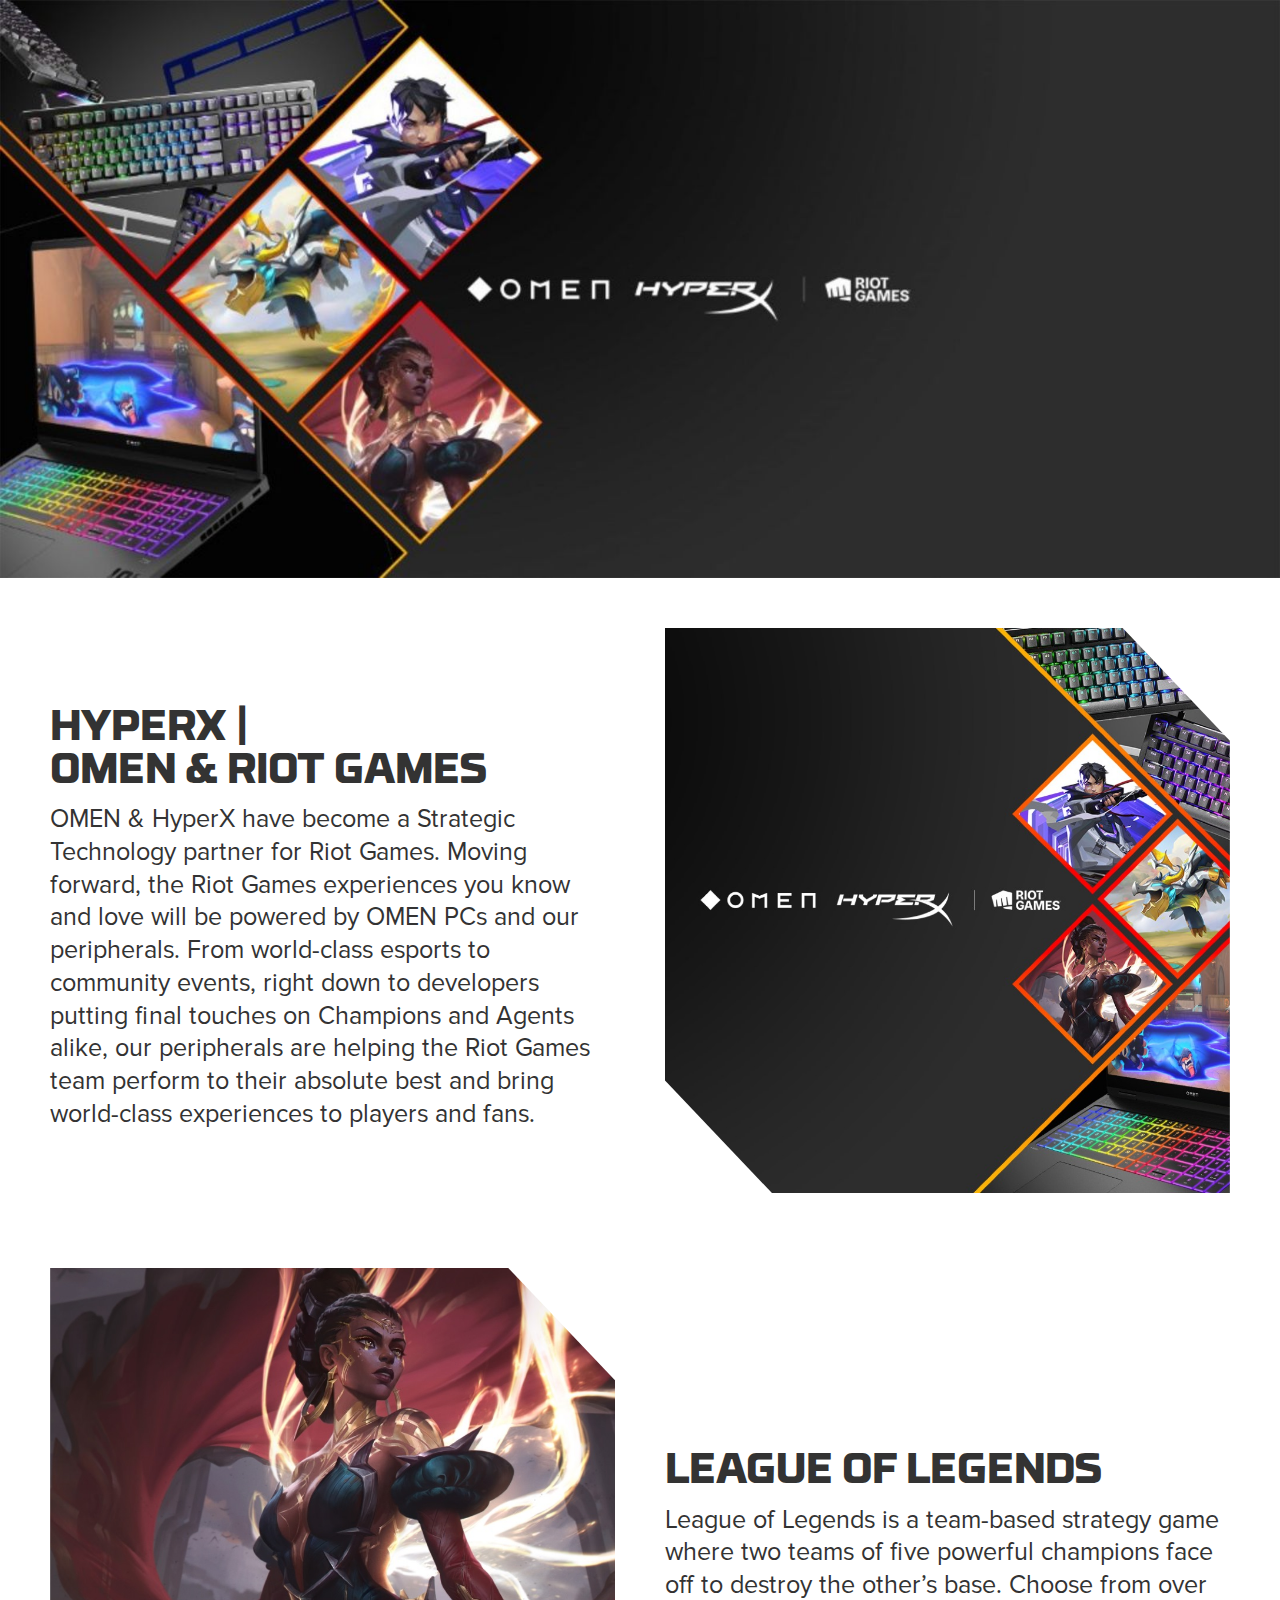
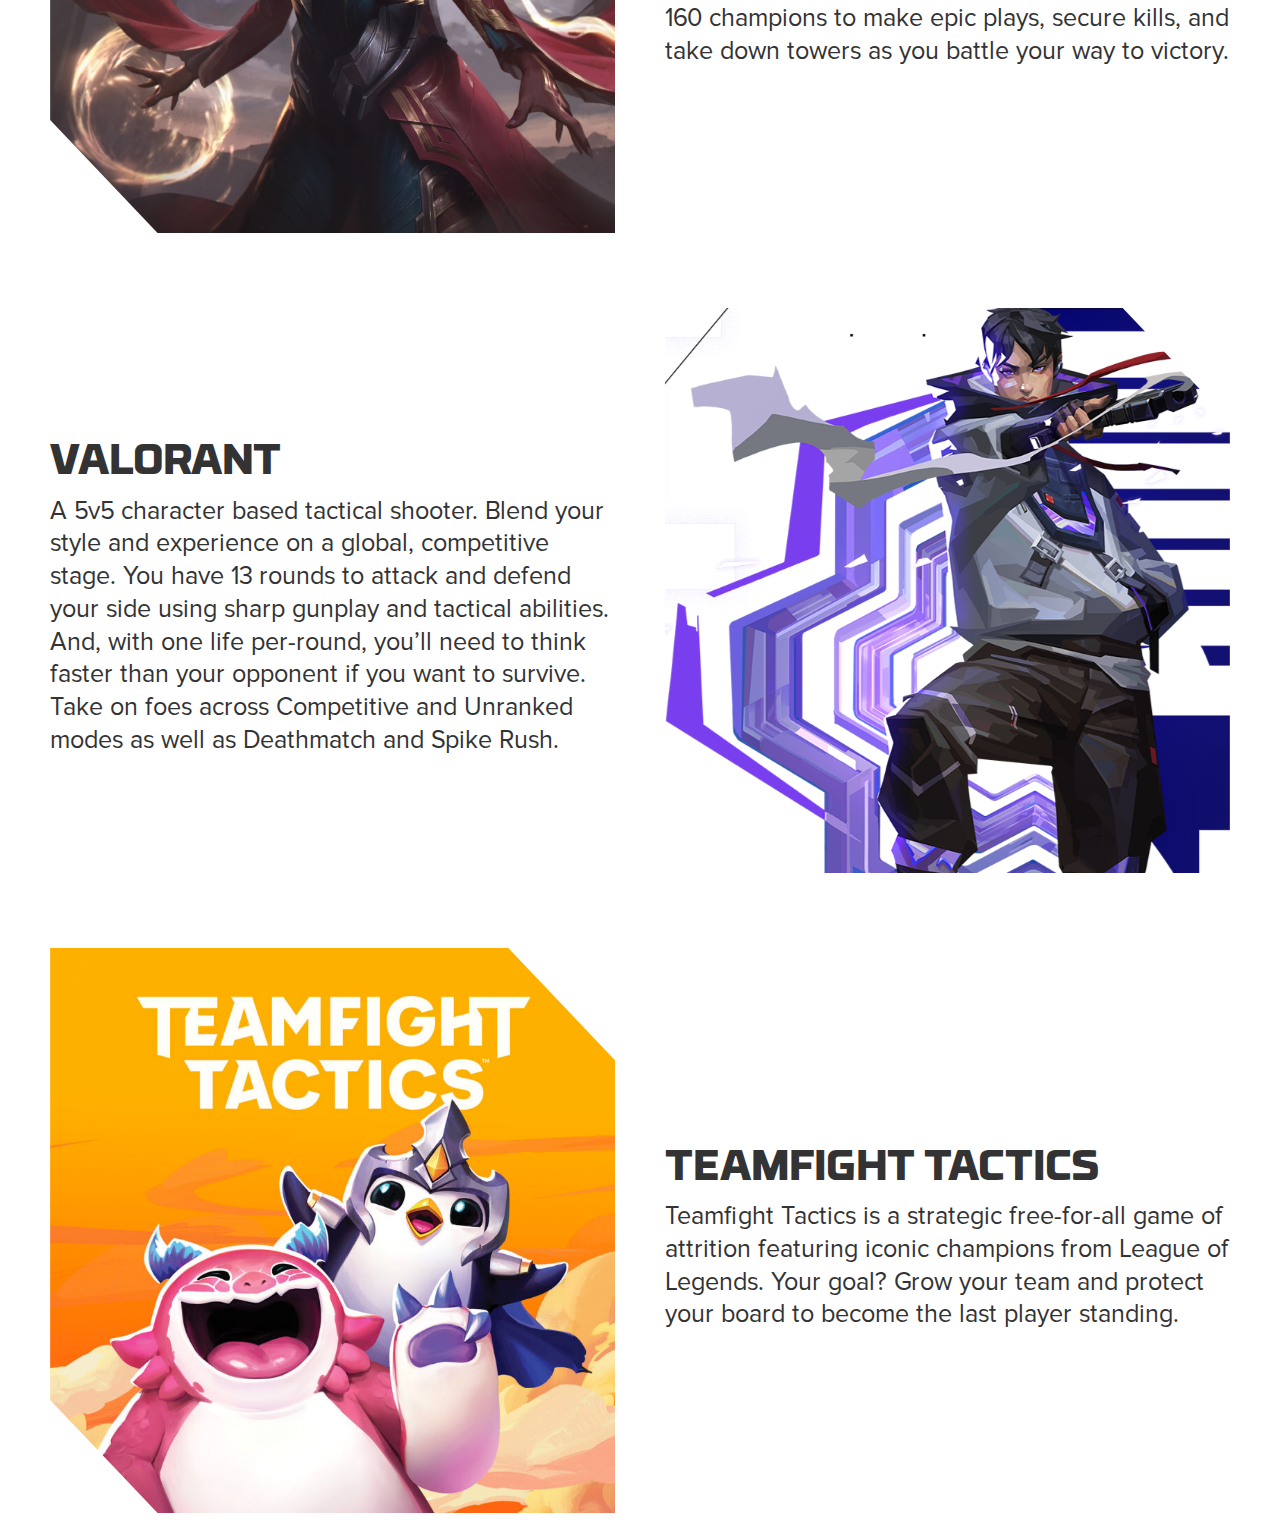
<file: index.html>
<!DOCTYPE html><!--  This site was created in Webflow. https://webflow.com  --><!--  Last Published: Tue Sep 02 2025 00:31:36 GMT+0000 (Coordinated Universal Time)  -->
<html data-wf-page="68af0251c3fa4453f2e724c1" data-wf-site="68af0250c3fa4453f2e72478">
<head>
  <meta charset="utf-8">
  <title>HYPERX</title>
  <meta content="HyperX is a brand committed to making sure every gamer feels they are included. No matter who you are, or what you play, WE&#x27;RE ALL GAMERS." name="description">
  <meta content="HyperX" property="og:title">
  <meta content="HyperX is a brand committed to making sure every gamer feels they are included. No matter who you are, or what you play, WE&#x27;RE ALL GAMERS." property="og:description">
  <meta content="https://cdn.prod.website-files.com/68af0250c3fa4453f2e72478/68af3abac15b03b2ce2079b0_riotfooterhero3000.jpg" property="og:image">
  <meta content="HyperX" property="twitter:title">
  <meta content="HyperX is a brand committed to making sure every gamer feels they are included. No matter who you are, or what you play, WE&#x27;RE ALL GAMERS." property="twitter:description">
  <meta property="og:type" content="website">
  <meta content="summary_large_image" name="twitter:card">
  <meta content="width=device-width, initial-scale=1" name="viewport">
  <meta content="Webflow" name="generator">
  <link href="css/normalize.css" rel="stylesheet" type="text/css">
  <link href="css/webflow.css" rel="stylesheet" type="text/css">
  <link href="css/riotgames.webflow.css" rel="stylesheet" type="text/css">
  <script type="text/javascript">!function(o,c){var n=c.documentElement,t=" w-mod-";n.className+=t+"js",("ontouchstart"in o||o.DocumentTouch&&c instanceof DocumentTouch)&&(n.className+=t+"touch")}(window,document);</script>
  <link href="images/favicon.jpg" rel="shortcut icon" type="image/x-icon">
  <link href="images/webclip.jpg" rel="apple-touch-icon">
</head>
<body>
  <div id="riotherowrap" role="ARIA VALUE" class="herowrapper"><img src="images/riotfooterhero3000.jpg" loading="lazy" sizes="(max-width: 3000px) 100vw, 3000px" srcset="images/riotfooterhero3000-p-500.jpg 500w, images/riotfooterhero3000-p-800.jpg 800w, images/riotfooterhero3000-p-1080.jpg 1080w, images/riotfooterhero3000-p-1600.jpg 1600w, images/riotfooterhero3000-p-2000.jpg 2000w, images/riotfooterhero3000-p-2600.jpg 2600w, images/riotfooterhero3000.jpg 3000w" alt="HyperX is a brand committed to making sure every gamer feels they are included. No matter who you are, or what you play, WE&#x27;RE ALL GAMERS." class="riothero"></div>
  <div class="riothalf">
    <div id="w-node-_86b4d2fd-1ac0-d40f-5ab0-c40a2cac5c7e-f2e724c1" class="riotleft">
      <h1 class="riotheadingmain">HYPERX | <br>OMEN &amp; RIOT GAMES</h1>
      <div class="text-block">OMEN &amp; HyperX have become a Strategic Technology partner for Riot Games. Moving forward, the Riot Games experiences you know and love will be powered by OMEN PCs and our peripherals. From world-class esports to community events, right down to developers putting final touches on Champions and Agents alike, our peripherals are helping the Riot Games team perform to their absolute best and bring world-class experiences to players and fans.</div>
    </div>
    <div class="riotleft"><img class="gridrightimg" src="images/Riot_partnership_Module_1000x1000_5afa8723-6f40-46c1-bf23-45b288be7f6b.jpg" alt="HYPERX | OMEN &amp; RIOT GAMES" style="clip-path:polygon(81% 0%, 100% 20%, 100% 100%, 19% 100%, 0% 80%, 0% 0%)" sizes="(max-width: 960px) 100vw, 960px" loading="lazy" srcset="images/Riot_partnership_Module_1000x1000_5afa8723-6f40-46c1-bf23-45b288be7f6b-p-500.jpg 500w, images/Riot_partnership_Module_1000x1000_5afa8723-6f40-46c1-bf23-45b288be7f6b-p-800.jpg 800w, images/Riot_partnership_Module_1000x1000_5afa8723-6f40-46c1-bf23-45b288be7f6b.jpg 960w"></div>
  </div>
  <div class="riothalf">
    <div id="w-node-_4afa2a0e-cb71-867f-3a04-60faccd5159e-f2e724c1" class="riotleft"><img class="gridrightimg" src="images/Copy_of_Base_Mel__Final.jpg" alt="LEAGUE OF LEGENDS" style="clip-path:polygon(81% 0%, 100% 20%, 100% 100%, 19% 100%, 0% 80%, 0% 0%)" sizes="(max-width: 960px) 100vw, 960px" loading="lazy" srcset="images/Copy_of_Base_Mel__Final-p-500.jpg 500w, images/Copy_of_Base_Mel__Final-p-800.jpg 800w, images/Copy_of_Base_Mel__Final.jpg 960w"></div>
    <div id="w-node-_4afa2a0e-cb71-867f-3a04-60faccd51597-f2e724c1" class="riotleft">
      <h1 class="riotheadingmain">LEAGUE OF LEGENDS</h1>
      <div class="text-block">League of Legends is a team-based strategy game where two teams of five powerful champions face off to destroy the other’s base. Choose from over 160 champions to make epic plays, secure kills, and take down towers as you battle your way to victory.</div>
    </div>
  </div>
  <div class="riothalf">
    <div id="w-node-_9ef47156-98c5-631e-9aeb-0af680bd7f77-f2e724c1" class="riotleft">
      <h1 class="riotheadingmain">VALORANT </h1>
      <div class="text-block">A 5v5 character based tactical shooter. Blend your style and experience on a global, competitive stage. You have 13 rounds to attack and defend your side using sharp gunplay and tactical abilities. And, with one life per-round, you’ll need to think faster than your opponent if you want to survive. Take on foes across Competitive and Unranked modes as well as Deathmatch and Spike Rush.</div>
    </div>
    <div class="riotleft"><img class="gridrightimg" src="images/Copy_of_e7a3_ISO_Epic_AgentWallpaper_1920x1080__1-1.png" alt="VALORANTA " style="clip-path:polygon(81% 0%, 100% 20%, 100% 100%, 19% 100%, 0% 80%, 0% 0%)" sizes="(max-width: 745px) 100vw, 745px" loading="lazy" srcset="images/Copy_of_e7a3_ISO_Epic_AgentWallpaper_1920x1080__1-1-p-500.png 500w, images/Copy_of_e7a3_ISO_Epic_AgentWallpaper_1920x1080__1-1.png 745w"></div>
  </div>
  <div class="riothalf">
    <div id="w-node-f52638bd-2555-962d-8fa0-2af3df22e4e5-f2e724c1" class="riotleft"><img class="gridrightimg" src="images/TFT_EVER24_Art_PlaceholderKV-PenguChoncc_v001_Square.png" alt="TEAMFIGHT TACTICS" style="clip-path:polygon(81% 0%, 100% 20%, 100% 100%, 19% 100%, 0% 80%, 0% 0%)" sizes="(max-width: 814px) 100vw, 814px" loading="lazy" srcset="images/TFT_EVER24_Art_PlaceholderKV-PenguChoncc_v001_Square-p-500.png 500w, images/TFT_EVER24_Art_PlaceholderKV-PenguChoncc_v001_Square-p-800.png 800w, images/TFT_EVER24_Art_PlaceholderKV-PenguChoncc_v001_Square.png 814w"></div>
    <div id="w-node-f52638bd-2555-962d-8fa0-2af3df22e4e7-f2e724c1" class="riotleft">
      <h1 class="riotheadingmain">TEAMFIGHT TACTICS</h1>
      <div class="text-block">Teamfight Tactics is a strategic free-for-all game of attrition featuring iconic champions from League of Legends. Your goal? Grow your team and protect your board to become the last player standing.</div>
    </div>
  </div>
  <script src="https://d3e54v103j8qbb.cloudfront.net/js/jquery-3.5.1.min.dc5e7f18c8.js?site=68af0250c3fa4453f2e72478" type="text/javascript" integrity="sha256-9/aliU8dGd2tb6OSsuzixeV4y/faTqgFtohetphbbj0=" crossorigin="anonymous"></script>
  <script src="js/webflow.js" type="text/javascript"></script>
</body>
</html>
</file>
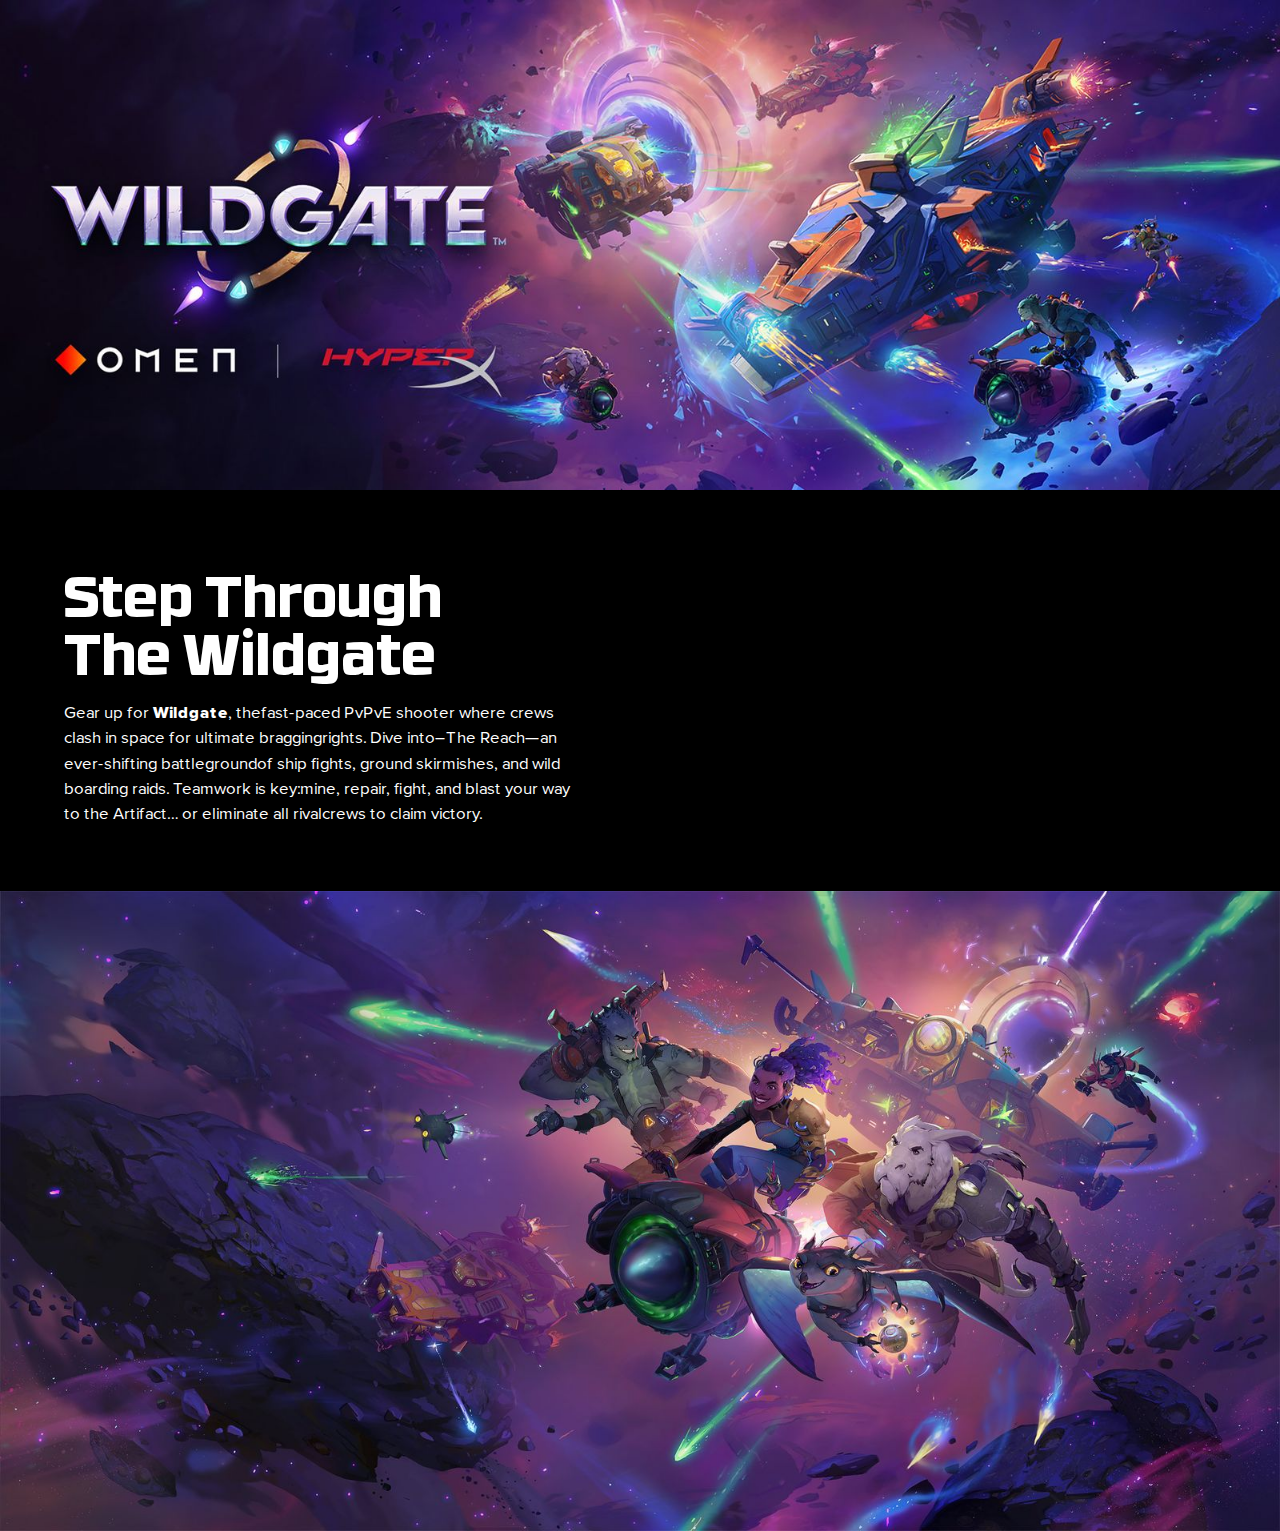
<file: wildgate.html>
<!DOCTYPE html><!--  This site was created in Webflow. https://webflow.com  --><!--  Last Published: Tue Sep 02 2025 00:31:36 GMT+0000 (Coordinated Universal Time)  -->
<html data-wf-page="68b0815a32511c1cf9a834e2" data-wf-site="68af0250c3fa4453f2e72478">
<head>
  <meta charset="utf-8">
  <title>Wildgate</title>
  <meta content="Wildgate" property="og:title">
  <meta content="Wildgate" property="twitter:title">
  <meta content="width=device-width, initial-scale=1" name="viewport">
  <meta content="Webflow" name="generator">
  <link href="css/normalize.css" rel="stylesheet" type="text/css">
  <link href="css/webflow.css" rel="stylesheet" type="text/css">
  <link href="css/riotgames.webflow.css" rel="stylesheet" type="text/css">
  <script type="text/javascript">!function(o,c){var n=c.documentElement,t=" w-mod-";n.className+=t+"js",("ontouchstart"in o||o.DocumentTouch&&c instanceof DocumentTouch)&&(n.className+=t+"touch")}(window,document);</script>
  <link href="images/favicon.jpg" rel="shortcut icon" type="image/x-icon">
  <link href="images/webclip.jpg" rel="apple-touch-icon">
</head>
<body class="body">
  <div id="wildgatehero" class="wildgatetop"><img src="images/00wildgatehero.jpg" loading="lazy" sizes="(max-width: 2500px) 100vw, 2500px" srcset="images/00wildgatehero-p-500.jpg 500w, images/00wildgatehero-p-800.jpg 800w, images/00wildgatehero-p-1080.jpg 1080w, images/00wildgatehero-p-1600.jpg 1600w, images/00wildgatehero-p-2000.jpg 2000w, images/00wildgatehero.jpg 2500w" alt="HyperX Omen Wildgate" class="herotop"></div>
  <div class="wildgatesection2">
    <div class="section2text">
      <div class="w-layout-grid grid">
        <div class="wildgatecopywrapper">
          <h1 class="heading">Step Through <br>The Wildgate</h1>
          <div>
            <div class="text-block-2">Gear up for <strong>Wildgate</strong>, thefast-paced PvPvE shooter where crews clash in space for ultimate braggingrights. Dive into–The Reach—an ever-shifting battlegroundof ship fights, ground skirmishes, and wild boarding raids. Teamwork is key:mine, repair, fight, and blast your way to the Artifact… or eliminate all rivalcrews to claim victory.</div>
          </div>
        </div>
        <div class="wildgate2"></div>
      </div>
    </div>
    <div></div><img src="images/00wildgateA.jpg" loading="lazy" sizes="(max-width: 2500px) 100vw, 2500px" srcset="images/00wildgateA-p-500.jpg 500w, images/00wildgateA-p-800.jpg 800w, images/00wildgateA-p-1080.jpg 1080w, images/00wildgateA-p-1600.jpg 1600w, images/00wildgateA-p-2000.jpg 2000w, images/00wildgateA.jpg 2500w" alt="Gear up for Wildgate, thefast-paced PvPvE shooter where crews clash in space for ultimate braggingrights. Dive into–The Reach—an ever-shifting battlegroundof ship fights, ground skirmishes, and wild boarding raids. Teamwork is key:mine, repair, fight, and blast your way to the Artifact… or eliminate all rivalcrews to claim victory." class="coverimage">
  </div>
  <script src="https://d3e54v103j8qbb.cloudfront.net/js/jquery-3.5.1.min.dc5e7f18c8.js?site=68af0250c3fa4453f2e72478" type="text/javascript" integrity="sha256-9/aliU8dGd2tb6OSsuzixeV4y/faTqgFtohetphbbj0=" crossorigin="anonymous"></script>
  <script src="js/webflow.js" type="text/javascript"></script>
</body>
</html>
</file>
<file: css/webflow.css>
@font-face {
  font-family: 'webflow-icons';
  src: url("[data-uri]") format('truetype');
  font-weight: normal;
  font-style: normal;
}
[class^="w-icon-"],
[class*=" w-icon-"] {
  /* use !important to prevent issues with browser extensions that change fonts */
  font-family: 'webflow-icons' !important;
  speak: none;
  font-style: normal;
  font-weight: normal;
  font-variant: normal;
  text-transform: none;
  line-height: 1;
  /* Better Font Rendering =========== */
  -webkit-font-smoothing: antialiased;
  -moz-osx-font-smoothing: grayscale;
}
.w-icon-slider-right:before {
  content: "\e600";
}
.w-icon-slider-left:before {
  content: "\e601";
}
.w-icon-nav-menu:before {
  content: "\e602";
}
.w-icon-arrow-down:before,
.w-icon-dropdown-toggle:before {
  content: "\e603";
}
.w-icon-file-upload-remove:before {
  content: "\e900";
}
.w-icon-file-upload-icon:before {
  content: "\e903";
}
* {
  -webkit-box-sizing: border-box;
  -moz-box-sizing: border-box;
  box-sizing: border-box;
}
html {
  height: 100%;
}
body {
  margin: 0;
  min-height: 100%;
  background-color: #fff;
  font-family: Arial, sans-serif;
  font-size: 14px;
  line-height: 20px;
  color: #333;
}
img {
  max-width: 100%;
  vertical-align: middle;
  display: inline-block;
}
html.w-mod-touch * {
  background-attachment: scroll !important;
}
.w-block {
  display: block;
}
.w-inline-block {
  max-width: 100%;
  display: inline-block;
}
.w-clearfix:before,
.w-clearfix:after {
  content: " ";
  display: table;
  grid-column-start: 1;
  grid-row-start: 1;
  grid-column-end: 2;
  grid-row-end: 2;
}
.w-clearfix:after {
  clear: both;
}
.w-hidden {
  display: none;
}
.w-button {
  display: inline-block;
  padding: 9px 15px;
  background-color: #3898EC;
  color: white;
  border: 0;
  line-height: inherit;
  text-decoration: none;
  cursor: pointer;
  border-radius: 0;
}
input.w-button {
  -webkit-appearance: button;
}
html[data-w-dynpage] [data-w-cloak] {
  color: transparent !important;
}
.w-code-block {
  margin: unset;
}
pre.w-code-block code {
  all: inherit;
}
.w-optimization {
  display: contents;
}
.w-webflow-badge,
.w-webflow-badge > img {
  box-sizing: unset;
  width: unset;
  height: unset;
  max-height: unset;
  max-width: unset;
  min-height: unset;
  min-width: unset;
  margin: unset;
  padding: unset;
  float: unset;
  clear: unset;
  border: unset;
  border-radius: unset;
  background: unset;
  background-image: unset;
  background-position: unset;
  background-size: unset;
  background-repeat: unset;
  background-origin: unset;
  background-clip: unset;
  background-attachment: unset;
  background-color: unset;
  box-shadow: unset;
  transform: unset;
  transition: unset;
  direction: unset;
  font-family: unset;
  font-weight: unset;
  color: unset;
  font-size: unset;
  line-height: unset;
  font-style: unset;
  font-variant: unset;
  text-align: unset;
  letter-spacing: unset;
  text-decoration: unset;
  text-indent: unset;
  text-transform: unset;
  list-style-type: unset;
  text-shadow: unset;
  vertical-align: unset;
  cursor: unset;
  white-space: unset;
  word-break: unset;
  word-spacing: unset;
  word-wrap: unset;
}
.w-webflow-badge {
  position: fixed !important;
  display: inline-block !important;
  visibility: visible !important;
  opacity: 1 !important;
  z-index: 2147483647 !important;
  top: auto !important;
  right: 12px !important;
  bottom: 12px !important;
  left: auto !important;
  color: #aaadb0 !important;
  background-color: #fff !important;
  border-radius: 3px !important;
  padding: 6px !important;
  font-size: 12px !important;
  line-height: 14px !important;
  text-decoration: none !important;
  transform: none !important;
  margin: 0 !important;
  width: auto !important;
  height: auto !important;
  overflow: unset !important;
  white-space: nowrap;
  box-shadow: 0 0 0 1px rgba(0, 0, 0, 0.1), 0px 1px 3px rgba(0, 0, 0, 0.1);
  cursor: pointer;
}
.w-webflow-badge > img {
  position: unset;
  display: inline-block !important;
  visibility: unset !important;
  opacity: 1 !important;
  vertical-align: middle !important;
}
h1,
h2,
h3,
h4,
h5,
h6 {
  font-weight: bold;
  margin-bottom: 10px;
}
h1 {
  font-size: 38px;
  line-height: 44px;
  margin-top: 20px;
}
h2 {
  font-size: 32px;
  line-height: 36px;
  margin-top: 20px;
}
h3 {
  font-size: 24px;
  line-height: 30px;
  margin-top: 20px;
}
h4 {
  font-size: 18px;
  line-height: 24px;
  margin-top: 10px;
}
h5 {
  font-size: 14px;
  line-height: 20px;
  margin-top: 10px;
}
h6 {
  font-size: 12px;
  line-height: 18px;
  margin-top: 10px;
}
p {
  margin-top: 0;
  margin-bottom: 10px;
}
blockquote {
  margin: 0 0 10px 0;
  padding: 10px 20px;
  border-left: 5px solid #E2E2E2;
  font-size: 18px;
  line-height: 22px;
}
figure {
  margin: 0;
  margin-bottom: 10px;
}
figcaption {
  margin-top: 5px;
  text-align: center;
}
ul,
ol {
  margin-top: 0px;
  margin-bottom: 10px;
  padding-left: 40px;
}
.w-list-unstyled {
  padding-left: 0;
  list-style: none;
}
.w-embed:before,
.w-embed:after {
  content: " ";
  display: table;
  grid-column-start: 1;
  grid-row-start: 1;
  grid-column-end: 2;
  grid-row-end: 2;
}
.w-embed:after {
  clear: both;
}
.w-video {
  width: 100%;
  position: relative;
  padding: 0;
}
.w-video iframe,
.w-video object,
.w-video embed {
  position: absolute;
  top: 0;
  left: 0;
  width: 100%;
  height: 100%;
  border: none;
}
fieldset {
  padding: 0;
  margin: 0;
  border: 0;
}
button,
[type='button'],
[type='reset'] {
  border: 0;
  cursor: pointer;
  -webkit-appearance: button;
}
.w-form {
  margin: 0 0 15px;
}
.w-form-done {
  display: none;
  padding: 20px;
  text-align: center;
  background-color: #dddddd;
}
.w-form-fail {
  display: none;
  margin-top: 10px;
  padding: 10px;
  background-color: #ffdede;
}
label {
  display: block;
  margin-bottom: 5px;
  font-weight: bold;
}
.w-input,
.w-select {
  display: block;
  width: 100%;
  height: 38px;
  padding: 8px 12px;
  margin-bottom: 10px;
  font-size: 14px;
  line-height: 1.42857143;
  color: #333333;
  vertical-align: middle;
  background-color: #ffffff;
  border: 1px solid #cccccc;
}
.w-input::placeholder,
.w-select::placeholder {
  color: #999;
}
.w-input:focus,
.w-select:focus {
  border-color: #3898EC;
  outline: 0;
}
.w-input[disabled],
.w-select[disabled],
.w-input[readonly],
.w-select[readonly],
fieldset[disabled] .w-input,
fieldset[disabled] .w-select {
  cursor: not-allowed;
}
.w-input[disabled]:not(.w-input-disabled),
.w-select[disabled]:not(.w-input-disabled),
.w-input[readonly],
.w-select[readonly],
fieldset[disabled]:not(.w-input-disabled) .w-input,
fieldset[disabled]:not(.w-input-disabled) .w-select {
  background-color: #eeeeee;
}
textarea.w-input,
textarea.w-select {
  height: auto;
}
.w-select {
  background-color: #f3f3f3;
}
.w-select[multiple] {
  height: auto;
}
.w-form-label {
  display: inline-block;
  cursor: pointer;
  font-weight: normal;
  margin-bottom: 0px;
}
.w-radio {
  display: block;
  margin-bottom: 5px;
  padding-left: 20px;
}
.w-radio:before,
.w-radio:after {
  content: " ";
  display: table;
  grid-column-start: 1;
  grid-row-start: 1;
  grid-column-end: 2;
  grid-row-end: 2;
}
.w-radio:after {
  clear: both;
}
.w-radio-input {
  margin: 4px 0 0;
  line-height: normal;
  float: left;
  margin-left: -20px;
}
.w-radio-input {
  margin-top: 3px;
}
.w-file-upload {
  display: block;
  margin-bottom: 10px;
}
.w-file-upload-input {
  width: 0.1px;
  height: 0.1px;
  opacity: 0;
  overflow: hidden;
  position: absolute;
  z-index: -100;
}
.w-file-upload-default,
.w-file-upload-uploading,
.w-file-upload-success {
  display: inline-block;
  color: #333333;
}
.w-file-upload-error {
  display: block;
  margin-top: 10px;
}
.w-file-upload-default.w-hidden,
.w-file-upload-uploading.w-hidden,
.w-file-upload-error.w-hidden,
.w-file-upload-success.w-hidden {
  display: none;
}
.w-file-upload-uploading-btn {
  display: flex;
  font-size: 14px;
  font-weight: normal;
  cursor: pointer;
  margin: 0;
  padding: 8px 12px;
  border: 1px solid #cccccc;
  background-color: #fafafa;
}
.w-file-upload-file {
  display: flex;
  flex-grow: 1;
  justify-content: space-between;
  margin: 0;
  padding: 8px 9px 8px 11px;
  border: 1px solid #cccccc;
  background-color: #fafafa;
}
.w-file-upload-file-name {
  font-size: 14px;
  font-weight: normal;
  display: block;
}
.w-file-remove-link {
  margin-top: 3px;
  margin-left: 10px;
  width: auto;
  height: auto;
  padding: 3px;
  display: block;
  cursor: pointer;
}
.w-icon-file-upload-remove {
  margin: auto;
  font-size: 10px;
}
.w-file-upload-error-msg {
  display: inline-block;
  color: #ea384c;
  padding: 2px 0;
}
.w-file-upload-info {
  display: inline-block;
  line-height: 38px;
  padding: 0 12px;
}
.w-file-upload-label {
  display: inline-block;
  font-size: 14px;
  font-weight: normal;
  cursor: pointer;
  margin: 0;
  padding: 8px 12px;
  border: 1px solid #cccccc;
  background-color: #fafafa;
}
.w-icon-file-upload-icon,
.w-icon-file-upload-uploading {
  display: inline-block;
  margin-right: 8px;
  width: 20px;
}
.w-icon-file-upload-uploading {
  height: 20px;
}
.w-container {
  margin-left: auto;
  margin-right: auto;
  max-width: 940px;
}
.w-container:before,
.w-container:after {
  content: " ";
  display: table;
  grid-column-start: 1;
  grid-row-start: 1;
  grid-column-end: 2;
  grid-row-end: 2;
}
.w-container:after {
  clear: both;
}
.w-container .w-row {
  margin-left: -10px;
  margin-right: -10px;
}
.w-row:before,
.w-row:after {
  content: " ";
  display: table;
  grid-column-start: 1;
  grid-row-start: 1;
  grid-column-end: 2;
  grid-row-end: 2;
}
.w-row:after {
  clear: both;
}
.w-row .w-row {
  margin-left: 0;
  margin-right: 0;
}
.w-col {
  position: relative;
  float: left;
  width: 100%;
  min-height: 1px;
  padding-left: 10px;
  padding-right: 10px;
}
.w-col .w-col {
  padding-left: 0;
  padding-right: 0;
}
.w-col-1 {
  width: 8.33333333%;
}
.w-col-2 {
  width: 16.66666667%;
}
.w-col-3 {
  width: 25%;
}
.w-col-4 {
  width: 33.33333333%;
}
.w-col-5 {
  width: 41.66666667%;
}
.w-col-6 {
  width: 50%;
}
.w-col-7 {
  width: 58.33333333%;
}
.w-col-8 {
  width: 66.66666667%;
}
.w-col-9 {
  width: 75%;
}
.w-col-10 {
  width: 83.33333333%;
}
.w-col-11 {
  width: 91.66666667%;
}
.w-col-12 {
  width: 100%;
}
.w-hidden-main {
  display: none !important;
}
@media screen and (max-width: 991px) {
  .w-container {
    max-width: 728px;
  }
  .w-hidden-main {
    display: inherit !important;
  }
  .w-hidden-medium {
    display: none !important;
  }
  .w-col-medium-1 {
    width: 8.33333333%;
  }
  .w-col-medium-2 {
    width: 16.66666667%;
  }
  .w-col-medium-3 {
    width: 25%;
  }
  .w-col-medium-4 {
    width: 33.33333333%;
  }
  .w-col-medium-5 {
    width: 41.66666667%;
  }
  .w-col-medium-6 {
    width: 50%;
  }
  .w-col-medium-7 {
    width: 58.33333333%;
  }
  .w-col-medium-8 {
    width: 66.66666667%;
  }
  .w-col-medium-9 {
    width: 75%;
  }
  .w-col-medium-10 {
    width: 83.33333333%;
  }
  .w-col-medium-11 {
    width: 91.66666667%;
  }
  .w-col-medium-12 {
    width: 100%;
  }
  .w-col-stack {
    width: 100%;
    left: auto;
    right: auto;
  }
}
@media screen and (max-width: 767px) {
  .w-hidden-main {
    display: inherit !important;
  }
  .w-hidden-medium {
    display: inherit !important;
  }
  .w-hidden-small {
    display: none !important;
  }
  .w-row,
  .w-container .w-row {
    margin-left: 0;
    margin-right: 0;
  }
  .w-col {
    width: 100%;
    left: auto;
    right: auto;
  }
  .w-col-small-1 {
    width: 8.33333333%;
  }
  .w-col-small-2 {
    width: 16.66666667%;
  }
  .w-col-small-3 {
    width: 25%;
  }
  .w-col-small-4 {
    width: 33.33333333%;
  }
  .w-col-small-5 {
    width: 41.66666667%;
  }
  .w-col-small-6 {
    width: 50%;
  }
  .w-col-small-7 {
    width: 58.33333333%;
  }
  .w-col-small-8 {
    width: 66.66666667%;
  }
  .w-col-small-9 {
    width: 75%;
  }
  .w-col-small-10 {
    width: 83.33333333%;
  }
  .w-col-small-11 {
    width: 91.66666667%;
  }
  .w-col-small-12 {
    width: 100%;
  }
}
@media screen and (max-width: 479px) {
  .w-container {
    max-width: none;
  }
  .w-hidden-main {
    display: inherit !important;
  }
  .w-hidden-medium {
    display: inherit !important;
  }
  .w-hidden-small {
    display: inherit !important;
  }
  .w-hidden-tiny {
    display: none !important;
  }
  .w-col {
    width: 100%;
  }
  .w-col-tiny-1 {
    width: 8.33333333%;
  }
  .w-col-tiny-2 {
    width: 16.66666667%;
  }
  .w-col-tiny-3 {
    width: 25%;
  }
  .w-col-tiny-4 {
    width: 33.33333333%;
  }
  .w-col-tiny-5 {
    width: 41.66666667%;
  }
  .w-col-tiny-6 {
    width: 50%;
  }
  .w-col-tiny-7 {
    width: 58.33333333%;
  }
  .w-col-tiny-8 {
    width: 66.66666667%;
  }
  .w-col-tiny-9 {
    width: 75%;
  }
  .w-col-tiny-10 {
    width: 83.33333333%;
  }
  .w-col-tiny-11 {
    width: 91.66666667%;
  }
  .w-col-tiny-12 {
    width: 100%;
  }
}
.w-widget {
  position: relative;
}
.w-widget-map {
  width: 100%;
  height: 400px;
}
.w-widget-map label {
  width: auto;
  display: inline;
}
.w-widget-map img {
  max-width: inherit;
}
.w-widget-map .gm-style-iw {
  text-align: center;
}
.w-widget-map .gm-style-iw > button {
  display: none !important;
}
.w-widget-twitter {
  overflow: hidden;
}
.w-widget-twitter-count-shim {
  display: inline-block;
  vertical-align: top;
  position: relative;
  width: 28px;
  height: 20px;
  text-align: center;
  background: white;
  border: #758696 solid 1px;
  border-radius: 3px;
}
.w-widget-twitter-count-shim * {
  pointer-events: none;
  user-select: none;
}
.w-widget-twitter-count-shim .w-widget-twitter-count-inner {
  position: relative;
  font-size: 15px;
  line-height: 12px;
  text-align: center;
  color: #999;
  font-family: serif;
}
.w-widget-twitter-count-shim .w-widget-twitter-count-clear {
  position: relative;
  display: block;
}
.w-widget-twitter-count-shim.w--large {
  width: 36px;
  height: 28px;
}
.w-widget-twitter-count-shim.w--large .w-widget-twitter-count-inner {
  font-size: 18px;
  line-height: 18px;
}
.w-widget-twitter-count-shim:not(.w--vertical) {
  margin-left: 5px;
  margin-right: 8px;
}
.w-widget-twitter-count-shim:not(.w--vertical).w--large {
  margin-left: 6px;
}
.w-widget-twitter-count-shim:not(.w--vertical):before,
.w-widget-twitter-count-shim:not(.w--vertical):after {
  top: 50%;
  left: 0;
  border: solid transparent;
  content: ' ';
  height: 0;
  width: 0;
  position: absolute;
  pointer-events: none;
}
.w-widget-twitter-count-shim:not(.w--vertical):before {
  border-color: rgba(117, 134, 150, 0);
  border-right-color: #5d6c7b;
  border-width: 4px;
  margin-left: -9px;
  margin-top: -4px;
}
.w-widget-twitter-count-shim:not(.w--vertical).w--large:before {
  border-width: 5px;
  margin-left: -10px;
  margin-top: -5px;
}
.w-widget-twitter-count-shim:not(.w--vertical):after {
  border-color: rgba(255, 255, 255, 0);
  border-right-color: white;
  border-width: 4px;
  margin-left: -8px;
  margin-top: -4px;
}
.w-widget-twitter-count-shim:not(.w--vertical).w--large:after {
  border-width: 5px;
  margin-left: -9px;
  margin-top: -5px;
}
.w-widget-twitter-count-shim.w--vertical {
  width: 61px;
  height: 33px;
  margin-bottom: 8px;
}
.w-widget-twitter-count-shim.w--vertical:before,
.w-widget-twitter-count-shim.w--vertical:after {
  top: 100%;
  left: 50%;
  border: solid transparent;
  content: ' ';
  height: 0;
  width: 0;
  position: absolute;
  pointer-events: none;
}
.w-widget-twitter-count-shim.w--vertical:before {
  border-color: rgba(117, 134, 150, 0);
  border-top-color: #5d6c7b;
  border-width: 5px;
  margin-left: -5px;
}
.w-widget-twitter-count-shim.w--vertical:after {
  border-color: rgba(255, 255, 255, 0);
  border-top-color: white;
  border-width: 4px;
  margin-left: -4px;
}
.w-widget-twitter-count-shim.w--vertical .w-widget-twitter-count-inner {
  font-size: 18px;
  line-height: 22px;
}
.w-widget-twitter-count-shim.w--vertical.w--large {
  width: 76px;
}
.w-background-video {
  position: relative;
  overflow: hidden;
  height: 500px;
  color: white;
}
.w-background-video > video {
  background-size: cover;
  background-position: 50% 50%;
  position: absolute;
  margin: auto;
  width: 100%;
  height: 100%;
  right: -100%;
  bottom: -100%;
  top: -100%;
  left: -100%;
  object-fit: cover;
  z-index: -100;
}
.w-background-video > video::-webkit-media-controls-start-playback-button {
  display: none !important;
  -webkit-appearance: none;
}
.w-background-video--control {
  position: absolute;
  bottom: 1em;
  right: 1em;
  background-color: transparent;
  padding: 0;
}
.w-background-video--control > [hidden] {
  display: none !important;
}
.w-slider {
  position: relative;
  height: 300px;
  text-align: center;
  background: #dddddd;
  clear: both;
  -webkit-tap-highlight-color: rgba(0, 0, 0, 0);
  tap-highlight-color: rgba(0, 0, 0, 0);
}
.w-slider-mask {
  position: relative;
  display: block;
  overflow: hidden;
  z-index: 1;
  left: 0;
  right: 0;
  height: 100%;
  white-space: nowrap;
}
.w-slide {
  position: relative;
  display: inline-block;
  vertical-align: top;
  width: 100%;
  height: 100%;
  white-space: normal;
  text-align: left;
}
.w-slider-nav {
  position: absolute;
  z-index: 2;
  top: auto;
  right: 0;
  bottom: 0;
  left: 0;
  margin: auto;
  padding-top: 10px;
  height: 40px;
  text-align: center;
  -webkit-tap-highlight-color: rgba(0, 0, 0, 0);
  tap-highlight-color: rgba(0, 0, 0, 0);
}
.w-slider-nav.w-round > div {
  border-radius: 100%;
}
.w-slider-nav.w-num > div {
  width: auto;
  height: auto;
  padding: 0.2em 0.5em;
  font-size: inherit;
  line-height: inherit;
}
.w-slider-nav.w-shadow > div {
  box-shadow: 0 0 3px rgba(51, 51, 51, 0.4);
}
.w-slider-nav-invert {
  color: #fff;
}
.w-slider-nav-invert > div {
  background-color: rgba(34, 34, 34, 0.4);
}
.w-slider-nav-invert > div.w-active {
  background-color: #222;
}
.w-slider-dot {
  position: relative;
  display: inline-block;
  width: 1em;
  height: 1em;
  background-color: rgba(255, 255, 255, 0.4);
  cursor: pointer;
  margin: 0 3px 0.5em;
  transition: background-color 100ms, color 100ms;
}
.w-slider-dot.w-active {
  background-color: #fff;
}
.w-slider-dot:focus {
  outline: none;
  box-shadow: 0px 0px 0px 2px #fff;
}
.w-slider-dot:focus.w-active {
  box-shadow: none;
}
.w-slider-arrow-left,
.w-slider-arrow-right {
  position: absolute;
  width: 80px;
  top: 0;
  right: 0;
  bottom: 0;
  left: 0;
  margin: auto;
  cursor: pointer;
  overflow: hidden;
  color: white;
  font-size: 40px;
  -webkit-tap-highlight-color: rgba(0, 0, 0, 0);
  tap-highlight-color: rgba(0, 0, 0, 0);
  user-select: none;
}
.w-slider-arrow-left [class^='w-icon-'],
.w-slider-arrow-right [class^='w-icon-'],
.w-slider-arrow-left [class*=' w-icon-'],
.w-slider-arrow-right [class*=' w-icon-'] {
  position: absolute;
}
.w-slider-arrow-left:focus,
.w-slider-arrow-right:focus {
  outline: 0;
}
.w-slider-arrow-left {
  z-index: 3;
  right: auto;
}
.w-slider-arrow-right {
  z-index: 4;
  left: auto;
}
.w-icon-slider-left,
.w-icon-slider-right {
  top: 0;
  right: 0;
  bottom: 0;
  left: 0;
  margin: auto;
  width: 1em;
  height: 1em;
}
.w-slider-aria-label {
  border: 0;
  clip: rect(0 0 0 0);
  height: 1px;
  margin: -1px;
  overflow: hidden;
  padding: 0;
  position: absolute;
  width: 1px;
}
.w-slider-force-show {
  display: block !important;
}
.w-dropdown {
  display: inline-block;
  position: relative;
  text-align: left;
  margin-left: auto;
  margin-right: auto;
  z-index: 900;
}
.w-dropdown-btn,
.w-dropdown-toggle,
.w-dropdown-link {
  position: relative;
  vertical-align: top;
  text-decoration: none;
  color: #222222;
  padding: 20px;
  text-align: left;
  margin-left: auto;
  margin-right: auto;
  white-space: nowrap;
}
.w-dropdown-toggle {
  user-select: none;
  display: inline-block;
  cursor: pointer;
  padding-right: 40px;
}
.w-dropdown-toggle:focus {
  outline: 0;
}
.w-icon-dropdown-toggle {
  position: absolute;
  top: 0;
  right: 0;
  bottom: 0;
  margin: auto;
  margin-right: 20px;
  width: 1em;
  height: 1em;
}
.w-dropdown-list {
  position: absolute;
  background: #dddddd;
  display: none;
  min-width: 100%;
}
.w-dropdown-list.w--open {
  display: block;
}
.w-dropdown-link {
  padding: 10px 20px;
  display: block;
  color: #222222;
}
.w-dropdown-link.w--current {
  color: #0082f3;
}
.w-dropdown-link:focus {
  outline: 0;
}
@media screen and (max-width: 767px) {
  .w-nav-brand {
    padding-left: 10px;
  }
}
/**
 * ## Note
 * Safari (on both iOS and OS X) does not handle viewport units (vh, vw) well.
 * For example percentage units do not work on descendants of elements that
 * have any dimensions expressed in viewport units. It also doesn’t handle them at
 * all in `calc()`.
 */
/**
 * Wrapper around all lightbox elements
 *
 * 1. Since the lightbox can receive focus, IE also gives it an outline.
 * 2. Fixes flickering on Chrome when a transition is in progress
 *    underneath the lightbox.
 */
.w-lightbox-backdrop {
  cursor: auto;
  font-style: normal;
  letter-spacing: normal;
  list-style: disc;
  text-indent: 0;
  text-shadow: none;
  text-transform: none;
  visibility: visible;
  white-space: normal;
  word-break: normal;
  word-spacing: normal;
  word-wrap: normal;
  position: fixed;
  top: 0;
  right: 0;
  bottom: 0;
  left: 0;
  color: #fff;
  font-family: "Helvetica Neue", Helvetica, Ubuntu, "Segoe UI", Verdana, sans-serif;
  font-size: 17px;
  line-height: 1.2;
  font-weight: 300;
  text-align: center;
  background: rgba(0, 0, 0, 0.9);
  z-index: 2000;
  outline: 0;
  /* 1 */
  opacity: 0;
  -webkit-user-select: none;
  -moz-user-select: none;
  -webkit-tap-highlight-color: transparent;
  -webkit-transform: translate(0, 0);
  /* 2 */
}
/**
 * Neat trick to bind the rubberband effect to our canvas instead of the whole
 * document on iOS. It also prevents a bug that causes the document underneath to scroll.
 */
.w-lightbox-backdrop,
.w-lightbox-container {
  height: 100%;
  overflow: auto;
  -webkit-overflow-scrolling: touch;
}
.w-lightbox-content {
  position: relative;
  height: 100vh;
  overflow: hidden;
}
.w-lightbox-view {
  position: absolute;
  width: 100vw;
  height: 100vh;
  opacity: 0;
}
.w-lightbox-view:before {
  content: "";
  height: 100vh;
}
/* .w-lightbox-content */
.w-lightbox-group,
.w-lightbox-group .w-lightbox-view,
.w-lightbox-group .w-lightbox-view:before {
  height: 86vh;
}
.w-lightbox-frame,
.w-lightbox-view:before {
  display: inline-block;
  vertical-align: middle;
}
/*
 * 1. Remove default margin set by user-agent on the <figure> element.
 */
.w-lightbox-figure {
  position: relative;
  margin: 0;
  /* 1 */
}
.w-lightbox-group .w-lightbox-figure {
  cursor: pointer;
}
/**
 * IE adds image dimensions as width and height attributes on the IMG tag,
 * but we need both width and height to be set to auto to enable scaling.
 */
.w-lightbox-img {
  width: auto;
  height: auto;
  max-width: none;
}
/**
 * 1. Reset if style is set by user on "All Images"
 */
.w-lightbox-image {
  display: block;
  float: none;
  /* 1 */
  max-width: 100vw;
  max-height: 100vh;
}
.w-lightbox-group .w-lightbox-image {
  max-height: 86vh;
}
.w-lightbox-caption {
  position: absolute;
  right: 0;
  bottom: 0;
  left: 0;
  padding: 0.5em 1em;
  background: rgba(0, 0, 0, 0.4);
  text-align: left;
  text-overflow: ellipsis;
  white-space: nowrap;
  overflow: hidden;
}
.w-lightbox-embed {
  position: absolute;
  top: 0;
  right: 0;
  bottom: 0;
  left: 0;
  width: 100%;
  height: 100%;
}
.w-lightbox-control {
  position: absolute;
  top: 0;
  width: 4em;
  background-size: 24px;
  background-repeat: no-repeat;
  background-position: center;
  cursor: pointer;
  -webkit-transition: all 0.3s;
  transition: all 0.3s;
}
.w-lightbox-left {
  display: none;
  bottom: 0;
  left: 0;
  /* <svg xmlns="http://www.w3.org/2000/svg" viewBox="-20 0 24 40" width="24" height="40"><g transform="rotate(45)"><path d="m0 0h5v23h23v5h-28z" opacity=".4"/><path d="m1 1h3v23h23v3h-26z" fill="#fff"/></g></svg> */
  background-image: url("[data-uri]");
}
.w-lightbox-right {
  display: none;
  right: 0;
  bottom: 0;
  /* <svg xmlns="http://www.w3.org/2000/svg" viewBox="-4 0 24 40" width="24" height="40"><g transform="rotate(45)"><path d="m0-0h28v28h-5v-23h-23z" opacity=".4"/><path d="m1 1h26v26h-3v-23h-23z" fill="#fff"/></g></svg> */
  background-image: url("[data-uri]");
}
/*
 * Without specifying the with and height inside the SVG, all versions of IE render the icon too small.
 * The bug does not seem to manifest itself if the elements are tall enough such as the above arrows.
 * (http://stackoverflow.com/questions/16092114/background-size-differs-in-internet-explorer)
 */
.w-lightbox-close {
  right: 0;
  height: 2.6em;
  /* <svg xmlns="http://www.w3.org/2000/svg" viewBox="-4 0 18 17" width="18" height="17"><g transform="rotate(45)"><path d="m0 0h7v-7h5v7h7v5h-7v7h-5v-7h-7z" opacity=".4"/><path d="m1 1h7v-7h3v7h7v3h-7v7h-3v-7h-7z" fill="#fff"/></g></svg> */
  background-image: url("[data-uri]");
  background-size: 18px;
}
/**
 * 1. All IE versions add extra space at the bottom without this.
 */
.w-lightbox-strip {
  position: absolute;
  bottom: 0;
  left: 0;
  right: 0;
  padding: 0 1vh;
  line-height: 0;
  /* 1 */
  white-space: nowrap;
  overflow-x: auto;
  overflow-y: hidden;
}
/*
 * 1. We use content-box to avoid having to do `width: calc(10vh + 2vw)`
 *    which doesn’t work in Safari anyway.
 * 2. Chrome renders images pixelated when switching to GPU. Making sure
 *    the parent is also rendered on the GPU (by setting translate3d for
 *    example) fixes this behavior.
 */
.w-lightbox-item {
  display: inline-block;
  width: 10vh;
  padding: 2vh 1vh;
  box-sizing: content-box;
  /* 1 */
  cursor: pointer;
  -webkit-transform: translate3d(0, 0, 0);
  /* 2 */
}
.w-lightbox-active {
  opacity: 0.3;
}
.w-lightbox-thumbnail {
  position: relative;
  height: 10vh;
  background: #222;
  overflow: hidden;
}
.w-lightbox-thumbnail-image {
  position: absolute;
  top: 0;
  left: 0;
}
.w-lightbox-thumbnail .w-lightbox-tall {
  top: 50%;
  width: 100%;
  -webkit-transform: translate(0, -50%);
  transform: translate(0, -50%);
}
.w-lightbox-thumbnail .w-lightbox-wide {
  left: 50%;
  height: 100%;
  -webkit-transform: translate(-50%, 0);
  transform: translate(-50%, 0);
}
/*
 * Spinner
 *
 * Absolute pixel values are used to avoid rounding errors that would cause
 * the white spinning element to be misaligned with the track.
 */
.w-lightbox-spinner {
  position: absolute;
  top: 50%;
  left: 50%;
  box-sizing: border-box;
  width: 40px;
  height: 40px;
  margin-top: -20px;
  margin-left: -20px;
  border: 5px solid rgba(0, 0, 0, 0.4);
  border-radius: 50%;
  -webkit-animation: spin 0.8s infinite linear;
  animation: spin 0.8s infinite linear;
}
.w-lightbox-spinner:after {
  content: "";
  position: absolute;
  top: -4px;
  right: -4px;
  bottom: -4px;
  left: -4px;
  border: 3px solid transparent;
  border-bottom-color: #fff;
  border-radius: 50%;
}
/*
 * Utility classes
 */
.w-lightbox-hide {
  display: none;
}
.w-lightbox-noscroll {
  overflow: hidden;
}
@media (min-width: 768px) {
  .w-lightbox-content {
    height: 96vh;
    margin-top: 2vh;
  }
  .w-lightbox-view,
  .w-lightbox-view:before {
    height: 96vh;
  }
  /* .w-lightbox-content */
  .w-lightbox-group,
  .w-lightbox-group .w-lightbox-view,
  .w-lightbox-group .w-lightbox-view:before {
    height: 84vh;
  }
  .w-lightbox-image {
    max-width: 96vw;
    max-height: 96vh;
  }
  .w-lightbox-group .w-lightbox-image {
    max-width: 82.3vw;
    max-height: 84vh;
  }
  .w-lightbox-left,
  .w-lightbox-right {
    display: block;
    opacity: 0.5;
  }
  .w-lightbox-close {
    opacity: 0.8;
  }
  .w-lightbox-control:hover {
    opacity: 1;
  }
}
.w-lightbox-inactive,
.w-lightbox-inactive:hover {
  opacity: 0;
}
.w-richtext:before,
.w-richtext:after {
  content: " ";
  display: table;
  grid-column-start: 1;
  grid-row-start: 1;
  grid-column-end: 2;
  grid-row-end: 2;
}
.w-richtext:after {
  clear: both;
}
.w-richtext[contenteditable="true"]:before,
.w-richtext[contenteditable="true"]:after {
  white-space: initial;
}
.w-richtext ol,
.w-richtext ul {
  overflow: hidden;
}
.w-richtext .w-richtext-figure-selected.w-richtext-figure-type-video div:after,
.w-richtext .w-richtext-figure-selected[data-rt-type="video"] div:after {
  outline: 2px solid #2895f7;
}
.w-richtext .w-richtext-figure-selected.w-richtext-figure-type-image div,
.w-richtext .w-richtext-figure-selected[data-rt-type="image"] div {
  outline: 2px solid #2895f7;
}
.w-richtext figure.w-richtext-figure-type-video > div:after,
.w-richtext figure[data-rt-type="video"] > div:after {
  content: '';
  position: absolute;
  display: none;
  left: 0;
  top: 0;
  right: 0;
  bottom: 0;
}
.w-richtext figure {
  position: relative;
  max-width: 60%;
}
.w-richtext figure > div:before {
  cursor: default!important;
}
.w-richtext figure img {
  width: 100%;
}
.w-richtext figure figcaption.w-richtext-figcaption-placeholder {
  opacity: 0.6;
}
.w-richtext figure div {
  /* fix incorrectly sized selection border in the data manager */
  font-size: 0px;
  color: transparent;
}
.w-richtext figure.w-richtext-figure-type-image,
.w-richtext figure[data-rt-type="image"] {
  display: table;
}
.w-richtext figure.w-richtext-figure-type-image > div,
.w-richtext figure[data-rt-type="image"] > div {
  display: inline-block;
}
.w-richtext figure.w-richtext-figure-type-image > figcaption,
.w-richtext figure[data-rt-type="image"] > figcaption {
  display: table-caption;
  caption-side: bottom;
}
.w-richtext figure.w-richtext-figure-type-video,
.w-richtext figure[data-rt-type="video"] {
  width: 60%;
  height: 0;
}
.w-richtext figure.w-richtext-figure-type-video iframe,
.w-richtext figure[data-rt-type="video"] iframe {
  position: absolute;
  top: 0;
  left: 0;
  width: 100%;
  height: 100%;
}
.w-richtext figure.w-richtext-figure-type-video > div,
.w-richtext figure[data-rt-type="video"] > div {
  width: 100%;
}
.w-richtext figure.w-richtext-align-center {
  margin-right: auto;
  margin-left: auto;
  clear: both;
}
.w-richtext figure.w-richtext-align-center.w-richtext-figure-type-image > div,
.w-richtext figure.w-richtext-align-center[data-rt-type="image"] > div {
  max-width: 100%;
}
.w-richtext figure.w-richtext-align-normal {
  clear: both;
}
.w-richtext figure.w-richtext-align-fullwidth {
  width: 100%;
  max-width: 100%;
  text-align: center;
  clear: both;
  display: block;
  margin-right: auto;
  margin-left: auto;
}
.w-richtext figure.w-richtext-align-fullwidth > div {
  display: inline-block;
  /* padding-bottom is used for aspect ratios in video figures
      we want the div to inherit that so hover/selection borders in the designer-canvas
      fit right*/
  padding-bottom: inherit;
}
.w-richtext figure.w-richtext-align-fullwidth > figcaption {
  display: block;
}
.w-richtext figure.w-richtext-align-floatleft {
  float: left;
  margin-right: 15px;
  clear: none;
}
.w-richtext figure.w-richtext-align-floatright {
  float: right;
  margin-left: 15px;
  clear: none;
}
.w-nav {
  position: relative;
  background: #dddddd;
  z-index: 1000;
}
.w-nav:before,
.w-nav:after {
  content: " ";
  display: table;
  grid-column-start: 1;
  grid-row-start: 1;
  grid-column-end: 2;
  grid-row-end: 2;
}
.w-nav:after {
  clear: both;
}
.w-nav-brand {
  position: relative;
  float: left;
  text-decoration: none;
  color: #333333;
}
.w-nav-link {
  position: relative;
  display: inline-block;
  vertical-align: top;
  text-decoration: none;
  color: #222222;
  padding: 20px;
  text-align: left;
  margin-left: auto;
  margin-right: auto;
}
.w-nav-link.w--current {
  color: #0082f3;
}
.w-nav-menu {
  position: relative;
  float: right;
}
[data-nav-menu-open] {
  display: block !important;
  position: absolute;
  top: 100%;
  left: 0;
  right: 0;
  background: #C8C8C8;
  text-align: center;
  overflow: visible;
  min-width: 200px;
}
.w--nav-link-open {
  display: block;
  position: relative;
}
.w-nav-overlay {
  position: absolute;
  overflow: hidden;
  display: none;
  top: 100%;
  left: 0;
  right: 0;
  width: 100%;
}
.w-nav-overlay [data-nav-menu-open] {
  top: 0;
}
.w-nav[data-animation='over-left'] .w-nav-overlay {
  width: auto;
}
.w-nav[data-animation='over-left'] .w-nav-overlay,
.w-nav[data-animation='over-left'] [data-nav-menu-open] {
  right: auto;
  z-index: 1;
  top: 0;
}
.w-nav[data-animation='over-right'] .w-nav-overlay {
  width: auto;
}
.w-nav[data-animation='over-right'] .w-nav-overlay,
.w-nav[data-animation='over-right'] [data-nav-menu-open] {
  left: auto;
  z-index: 1;
  top: 0;
}
.w-nav-button {
  position: relative;
  float: right;
  padding: 18px;
  font-size: 24px;
  display: none;
  cursor: pointer;
  -webkit-tap-highlight-color: rgba(0, 0, 0, 0);
  tap-highlight-color: rgba(0, 0, 0, 0);
  user-select: none;
}
.w-nav-button:focus {
  outline: 0;
}
.w-nav-button.w--open {
  background-color: #C8C8C8;
  color: white;
}
.w-nav[data-collapse='all'] .w-nav-menu {
  display: none;
}
.w-nav[data-collapse='all'] .w-nav-button {
  display: block;
}
.w--nav-dropdown-open {
  display: block;
}
.w--nav-dropdown-toggle-open {
  display: block;
}
.w--nav-dropdown-list-open {
  position: static;
}
@media screen and (max-width: 991px) {
  .w-nav[data-collapse='medium'] .w-nav-menu {
    display: none;
  }
  .w-nav[data-collapse='medium'] .w-nav-button {
    display: block;
  }
}
@media screen and (max-width: 767px) {
  .w-nav[data-collapse='small'] .w-nav-menu {
    display: none;
  }
  .w-nav[data-collapse='small'] .w-nav-button {
    display: block;
  }
  .w-nav-brand {
    padding-left: 10px;
  }
}
@media screen and (max-width: 479px) {
  .w-nav[data-collapse='tiny'] .w-nav-menu {
    display: none;
  }
  .w-nav[data-collapse='tiny'] .w-nav-button {
    display: block;
  }
}
.w-tabs {
  position: relative;
}
.w-tabs:before,
.w-tabs:after {
  content: " ";
  display: table;
  grid-column-start: 1;
  grid-row-start: 1;
  grid-column-end: 2;
  grid-row-end: 2;
}
.w-tabs:after {
  clear: both;
}
.w-tab-menu {
  position: relative;
}
.w-tab-link {
  position: relative;
  display: inline-block;
  vertical-align: top;
  text-decoration: none;
  padding: 9px 30px;
  text-align: left;
  cursor: pointer;
  color: #222222;
  background-color: #dddddd;
}
.w-tab-link.w--current {
  background-color: #C8C8C8;
}
.w-tab-link:focus {
  outline: 0;
}
.w-tab-content {
  position: relative;
  display: block;
  overflow: hidden;
}
.w-tab-pane {
  position: relative;
  display: none;
}
.w--tab-active {
  display: block;
}
@media screen and (max-width: 479px) {
  .w-tab-link {
    display: block;
  }
}
.w-ix-emptyfix:after {
  content: "";
}
@keyframes spin {
  0% {
    transform: rotate(0deg);
  }
  100% {
    transform: rotate(360deg);
  }
}
.w-dyn-empty {
  padding: 10px;
  background-color: #dddddd;
}
.w-dyn-hide {
  display: none !important;
}
.w-dyn-bind-empty {
  display: none !important;
}
.w-condition-invisible {
  display: none !important;
}
.wf-layout-layout {
  display: grid;
}
</file>
<file: css/riotgames.webflow.css>
@font-face {
  font-family: "Rbno 31";
  src: url('../fonts/RBNo31-BlackItalic.woff2') format("woff2");
  font-weight: 900;
  font-style: italic;
  font-display: swap;
}

@font-face {
  font-family: "Rbno 31";
  src: url('../fonts/RBNo31-ExtraLight.woff2') format("woff2");
  font-weight: 200;
  font-style: normal;
  font-display: swap;
}

@font-face {
  font-family: "Rbno 31 Book";
  src: url('../fonts/RBNo31-Book.woff2') format("woff2");
  font-weight: 400;
  font-style: normal;
  font-display: swap;
}

@font-face {
  font-family: "Rbno 31";
  src: url('../fonts/RBNo31-ExtraboldItalic.woff2') format("woff2"), url('../fonts/RBNo31-BoldItalic.woff2') format("woff2");
  font-weight: 700;
  font-style: italic;
  font-display: swap;
}

@font-face {
  font-family: "Rbno 31";
  src: url('../fonts/RBNo31-UltraItalic.woff2') format("woff2"), url('../fonts/RBNo31-BookItalic.woff2') format("woff2");
  font-weight: 400;
  font-style: italic;
  font-display: swap;
}

@font-face {
  font-family: "Rbno 31";
  src: url('../fonts/RBNo31-Black.woff2') format("woff2");
  font-weight: 900;
  font-style: normal;
  font-display: swap;
}

@font-face {
  font-family: "Rbno 31";
  src: url('../fonts/RBNo31-ExtraLightItalic.woff2') format("woff2");
  font-weight: 200;
  font-style: italic;
  font-display: swap;
}

@font-face {
  font-family: "Rbno 31";
  src: url('../fonts/RBNo31-Extrabold.woff2') format("woff2"), url('../fonts/RBNo31-Bold.woff2') format("woff2");
  font-weight: 700;
  font-style: normal;
  font-display: swap;
}

@font-face {
  font-family: "Rbno 31 31";
  src: url('../fonts/RBNo31-MediumItalicRBNo31-Mediumvfb.woff2') format("woff2");
  font-weight: 500;
  font-style: italic;
  font-display: swap;
}

@font-face {
  font-family: "Rbno 31";
  src: url('../fonts/RBNo31-ThinItalic.woff2') format("woff2");
  font-weight: 100;
  font-style: italic;
  font-display: swap;
}

@font-face {
  font-family: "Rbno 31";
  src: url('../fonts/RBNo31-Thin.woff2') format("woff2");
  font-weight: 100;
  font-style: normal;
  font-display: swap;
}

@font-face {
  font-family: "Rbno 31";
  src: url('../fonts/RBNo31-LightItalic.woff2') format("woff2");
  font-weight: 300;
  font-style: italic;
  font-display: swap;
}

@font-face {
  font-family: "Rbno 31";
  src: url('../fonts/RBNo31-Light.woff2') format("woff2");
  font-weight: 300;
  font-style: normal;
  font-display: swap;
}

@font-face {
  font-family: "Rbno 31 Ultra";
  src: url('../fonts/RBNo31-Ultra.woff2') format("woff2");
  font-weight: 400;
  font-style: normal;
  font-display: swap;
}

@font-face {
  font-family: "Rbno 31";
  src: url('../fonts/RBNo31-Medium.woff2') format("woff2");
  font-weight: 500;
  font-style: normal;
  font-display: swap;
}

@font-face {
  font-family: Proxima Nova;
  src: url('../fonts/proxima_nova_light.woff') format("woff");
  font-weight: 300;
  font-style: normal;
  font-display: swap;
}

@font-face {
  font-family: Proxima Nova;
  src: url('../fonts/proxima_nova_black.woff') format("woff");
  font-weight: 900;
  font-style: normal;
  font-display: swap;
}

@font-face {
  font-family: Proxima Nova;
  src: url('../fonts/proxima_nova_extrabold.woff') format("woff"), url('../fonts/proxima_nova_bold.woff') format("woff");
  font-weight: 700;
  font-style: normal;
  font-display: swap;
}

@font-face {
  font-family: Proxima Nova;
  src: url('../fonts/proxima_nova_thin.woff') format("woff");
  font-weight: 100;
  font-style: normal;
  font-display: swap;
}

@font-face {
  font-family: Proxima Nova;
  src: url('../fonts/proxima_nova_regular.woff') format("woff");
  font-weight: 400;
  font-style: normal;
  font-display: swap;
}

@font-face {
  font-family: Proxima Nova;
  src: url('../fonts/proxima_nova_thin_italic.woff') format("woff");
  font-weight: 100;
  font-style: italic;
  font-display: swap;
}

@font-face {
  font-family: Proxima Nova;
  src: url('../fonts/proxima_nova_semibold.woff') format("woff");
  font-weight: 600;
  font-style: normal;
  font-display: swap;
}

:root {
  --_font---rbno-31: "Rbno 31", Impact, sans-serif;
  --_font---proxima-nova: "Proxima Nova", Arial, sans-serif;
  --_font---color: #000;
  --_font---hyperx-white: white;
  --_font---font-family: "Rbno 31 Book", Impact, sans-serif;
  --_font---font-family-3: "Rbno 31 31", Arial, sans-serif;
  --_font---hyperx-red: #c8202f;
  --_font---font-family-5: "Rbno 31 Ultra", Impact, sans-serif;
}

.w-layout-grid {
  grid-row-gap: 16px;
  grid-column-gap: 16px;
  grid-template-rows: auto auto;
  grid-template-columns: 1fr 1fr;
  grid-auto-columns: 1fr;
  display: grid;
}

.herowrapper {
  object-fit: cover;
  justify-content: center;
  align-items: center;
  margin-left: auto;
  margin-right: auto;
  display: block;
  position: relative;
}

.riothero {
  width: 100%;
  position: relative;
  inset: 0%;
}

.riothalf {
  justify-content: center;
  align-items: center;
  max-width: 2000px;
  margin-top: 2%;
  margin-left: auto;
  margin-right: auto;
  padding: 0% 2%;
  display: flex;
  position: relative;
}

.riotgrid-2 {
  grid-template-rows: auto;
}

.riotleft {
  min-width: 50%;
  max-width: 45rem;
  margin-left: auto;
  margin-right: auto;
  padding: 2%;
  position: relative;
}

.gridrightimg {
  text-align: center;
  margin-left: auto;
  margin-right: auto;
  position: relative;
}

.riotheadingmain {
  font-family: var(--_font---rbno-31);
  font-size: 300%;
  line-height: 101%;
}

.text-block {
  font-family: var(--_font---proxima-nova);
  font-size: 180%;
  font-weight: 400;
  line-height: 130%;
}

.wildgatetop {
  object-fit: cover;
  width: 100%;
  min-width: 100%;
  height: auto;
  margin-left: auto;
  margin-right: auto;
  position: relative;
}

.wildgatesection2 {
  background-color: var(--_font---color);
  object-fit: cover;
  width: 100%;
  min-width: 100%;
  height: 100%;
  margin-left: auto;
  margin-right: auto;
  position: relative;
}

.section2text {
  justify-content: flex-start;
  align-items: flex-end;
  display: flex;
  position: relative;
  inset: 0%;
}

.wildgatecopywrapper {
  flex-flow: column;
  justify-content: center;
  align-items: flex-start;
  max-width: 50%;
  margin-left: auto;
  margin-right: auto;
  padding: 5%;
  display: flex;
  position: relative;
}

.grid {
  grid-template-rows: auto;
  justify-content: flex-start;
  align-items: flex-end;
  width: 100%;
  height: 100%;
  min-height: 100%;
  margin-top: 0%;
  margin-left: auto;
  margin-right: auto;
  display: flex;
}

.heading {
  font-family: var(--_font---rbno-31);
  color: var(--_font---hyperx-white);
  font-size: 400%;
  line-height: 105%;
}

.text-block-2 {
  font-family: var(--_font---proxima-nova);
  color: var(--_font---hyperx-white);
  font-size: 120%;
  line-height: 150%;
}

.coverimage {
  background-color: var(--_font---color);
  vertical-align: middle;
  object-fit: cover;
  width: 100%;
  min-width: 100%;
  height: 100%;
  min-height: 100%;
  margin-left: auto;
  margin-right: auto;
  display: block;
  position: relative;
}

.herotop {
  background-color: var(--_font---color);
  object-fit: cover;
  width: 100%;
  min-width: 100%;
  margin-left: auto;
  margin-right: auto;
  position: static;
}

.wildgate2 {
  width: 50%;
  height: 50%;
}

.imageabsolutewrapper {
  width: 100%;
  height: 500px;
  position: relative;
}

.imagewrapback {
  object-fit: cover;
  width: 100%;
  height: 500px;
  position: absolute;
}

.texttopabsolute {
  justify-content: flex-start;
  align-items: flex-end;
  width: 100%;
  height: 500px;
  display: block;
  position: absolute;
  inset: 0%;
}

.wildgategrid {
  grid-template-rows: auto;
  justify-content: flex-start;
  align-items: flex-end;
  width: 100%;
  height: 500px;
  min-height: 100%;
  margin-top: 0%;
  margin-left: auto;
  margin-right: auto;
  display: flex;
}

@media screen and (max-width: 991px) {
  .section2text {
    aspect-ratio: auto;
    width: 100%;
    min-width: 100%;
  }

  .heading {
    font-size: 300%;
  }
}

@media screen and (max-width: 767px) {
  .riothalf {
    flex-flow: column;
  }

  .riotleft {
    width: 90%;
    min-width: 90%;
    max-width: 90%;
  }

  .wildgatesection2 {
    height: 370px;
  }

  .section2text {
    height: 750px;
    margin-left: auto;
    margin-right: auto;
    padding-top: 400px;
  }

  .wildgatecopywrapper {
    justify-content: center;
    align-items: center;
    width: 100%;
    max-width: 100%;
    margin-top: 0;
    display: block;
  }

  .grid {
    grid-column-gap: 16px;
    grid-row-gap: 16px;
    grid-template-rows: auto;
    grid-template-columns: 1fr;
    grid-auto-columns: 1fr;
    margin-bottom: auto;
    display: grid;
  }

  .body {
    background-color: var(--_font---color);
  }

  .coverimage, .imageabsolutewrapper, .imagewrapback, .texttopabsolute {
    height: 370px;
  }

  .wildgategrid {
    grid-column-gap: 16px;
    grid-row-gap: 16px;
    grid-template-rows: auto;
    grid-template-columns: 1fr;
    grid-auto-columns: 1fr;
    height: auto;
    margin-bottom: auto;
    display: grid;
  }
}

@media screen and (max-width: 479px) {
  .riotheadingmain {
    font-size: 270%;
  }

  .wildgatesection2 {
    height: 200px;
  }

  .section2text {
    object-fit: cover;
    width: 100%;
    min-width: 100%;
    height: 650px;
    margin-left: auto;
    margin-right: auto;
    padding-top: 200px;
  }

  .wildgatecopywrapper {
    flex: 1;
    justify-content: center;
    align-items: center;
  }

  .grid {
    display: block;
  }

  .heading {
    font-size: 200%;
    line-height: 101%;
  }

  .coverimage, .imageabsolutewrapper, .imagewrapback, .texttopabsolute {
    height: 200px;
  }

  .wildgategrid {
    display: block;
  }
}

#w-node-_86b4d2fd-1ac0-d40f-5ab0-c40a2cac5c7e-f2e724c1, #w-node-_4afa2a0e-cb71-867f-3a04-60faccd5159e-f2e724c1, #w-node-_4afa2a0e-cb71-867f-3a04-60faccd51597-f2e724c1, #w-node-_9ef47156-98c5-631e-9aeb-0af680bd7f77-f2e724c1, #w-node-f52638bd-2555-962d-8fa0-2af3df22e4e5-f2e724c1, #w-node-f52638bd-2555-962d-8fa0-2af3df22e4e7-f2e724c1 {
  grid-area: span 1 / span 2 / span 1 / span 2;
  justify-self: center;
}


@font-face {
  font-family: 'Rbno 31';
  src: url('../fonts/RBNo31-BlackItalic.woff2') format('woff2');
  font-weight: 900;
  font-style: italic;
  font-display: swap;
}
@font-face {
  font-family: 'Rbno 31';
  src: url('../fonts/RBNo31-ExtraLight.woff2') format('woff2');
  font-weight: 200;
  font-style: normal;
  font-display: swap;
}
@font-face {
  font-family: 'Rbno 31 Book';
  src: url('../fonts/RBNo31-Book.woff2') format('woff2');
  font-weight: 400;
  font-style: normal;
  font-display: swap;
}
@font-face {
  font-family: 'Rbno 31';
  src: url('../fonts/RBNo31-ExtraboldItalic.woff2') format('woff2'), url('../fonts/RBNo31-BoldItalic.woff2') format('woff2');
  font-weight: 700;
  font-style: italic;
  font-display: swap;
}
@font-face {
  font-family: 'Rbno 31';
  src: url('../fonts/RBNo31-UltraItalic.woff2') format('woff2'), url('../fonts/RBNo31-BookItalic.woff2') format('woff2');
  font-weight: 400;
  font-style: italic;
  font-display: swap;
}
@font-face {
  font-family: 'Rbno 31';
  src: url('../fonts/RBNo31-Black.woff2') format('woff2');
  font-weight: 900;
  font-style: normal;
  font-display: swap;
}
@font-face {
  font-family: 'Rbno 31';
  src: url('../fonts/RBNo31-ExtraLightItalic.woff2') format('woff2');
  font-weight: 200;
  font-style: italic;
  font-display: swap;
}
@font-face {
  font-family: 'Rbno 31';
  src: url('../fonts/RBNo31-Extrabold.woff2') format('woff2'), url('../fonts/RBNo31-Bold.woff2') format('woff2');
  font-weight: 700;
  font-style: normal;
  font-display: swap;
}
@font-face {
  font-family: 'Rbno 31 31';
  src: url('../fonts/RBNo31-MediumItalicRBNo31-Mediumvfb.woff2') format('woff2');
  font-weight: 500;
  font-style: italic;
  font-display: swap;
}
@font-face {
  font-family: 'Rbno 31';
  src: url('../fonts/RBNo31-ThinItalic.woff2') format('woff2');
  font-weight: 100;
  font-style: italic;
  font-display: swap;
}
@font-face {
  font-family: 'Rbno 31';
  src: url('../fonts/RBNo31-Thin.woff2') format('woff2');
  font-weight: 100;
  font-style: normal;
  font-display: swap;
}
@font-face {
  font-family: 'Rbno 31';
  src: url('../fonts/RBNo31-LightItalic.woff2') format('woff2');
  font-weight: 300;
  font-style: italic;
  font-display: swap;
}
@font-face {
  font-family: 'Rbno 31';
  src: url('../fonts/RBNo31-Light.woff2') format('woff2');
  font-weight: 300;
  font-style: normal;
  font-display: swap;
}
@font-face {
  font-family: 'Rbno 31 Ultra';
  src: url('../fonts/RBNo31-Ultra.woff2') format('woff2');
  font-weight: 400;
  font-style: normal;
  font-display: swap;
}
@font-face {
  font-family: 'Rbno 31';
  src: url('../fonts/RBNo31-Medium.woff2') format('woff2');
  font-weight: 500;
  font-style: normal;
  font-display: swap;
}
@font-face {
  font-family: 'Proxima Nova';
  src: url('../fonts/proxima_nova_light.woff') format('woff');
  font-weight: 300;
  font-style: normal;
  font-display: swap;
}
@font-face {
  font-family: 'Proxima Nova';
  src: url('../fonts/proxima_nova_black.woff') format('woff');
  font-weight: 900;
  font-style: normal;
  font-display: swap;
}
@font-face {
  font-family: 'Proxima Nova';
  src: url('../fonts/proxima_nova_extrabold.woff') format('woff'), url('../fonts/proxima_nova_bold.woff') format('woff');
  font-weight: 700;
  font-style: normal;
  font-display: swap;
}
@font-face {
  font-family: 'Proxima Nova';
  src: url('../fonts/proxima_nova_thin.woff') format('woff');
  font-weight: 100;
  font-style: normal;
  font-display: swap;
}
@font-face {
  font-family: 'Proxima Nova';
  src: url('../fonts/proxima_nova_regular.woff') format('woff');
  font-weight: 400;
  font-style: normal;
  font-display: swap;
}
@font-face {
  font-family: 'Proxima Nova';
  src: url('../fonts/proxima_nova_thin_italic.woff') format('woff');
  font-weight: 100;
  font-style: italic;
  font-display: swap;
}
@font-face {
  font-family: 'Proxima Nova';
  src: url('../fonts/proxima_nova_semibold.woff') format('woff');
  font-weight: 600;
  font-style: normal;
  font-display: swap;
}
</file>
